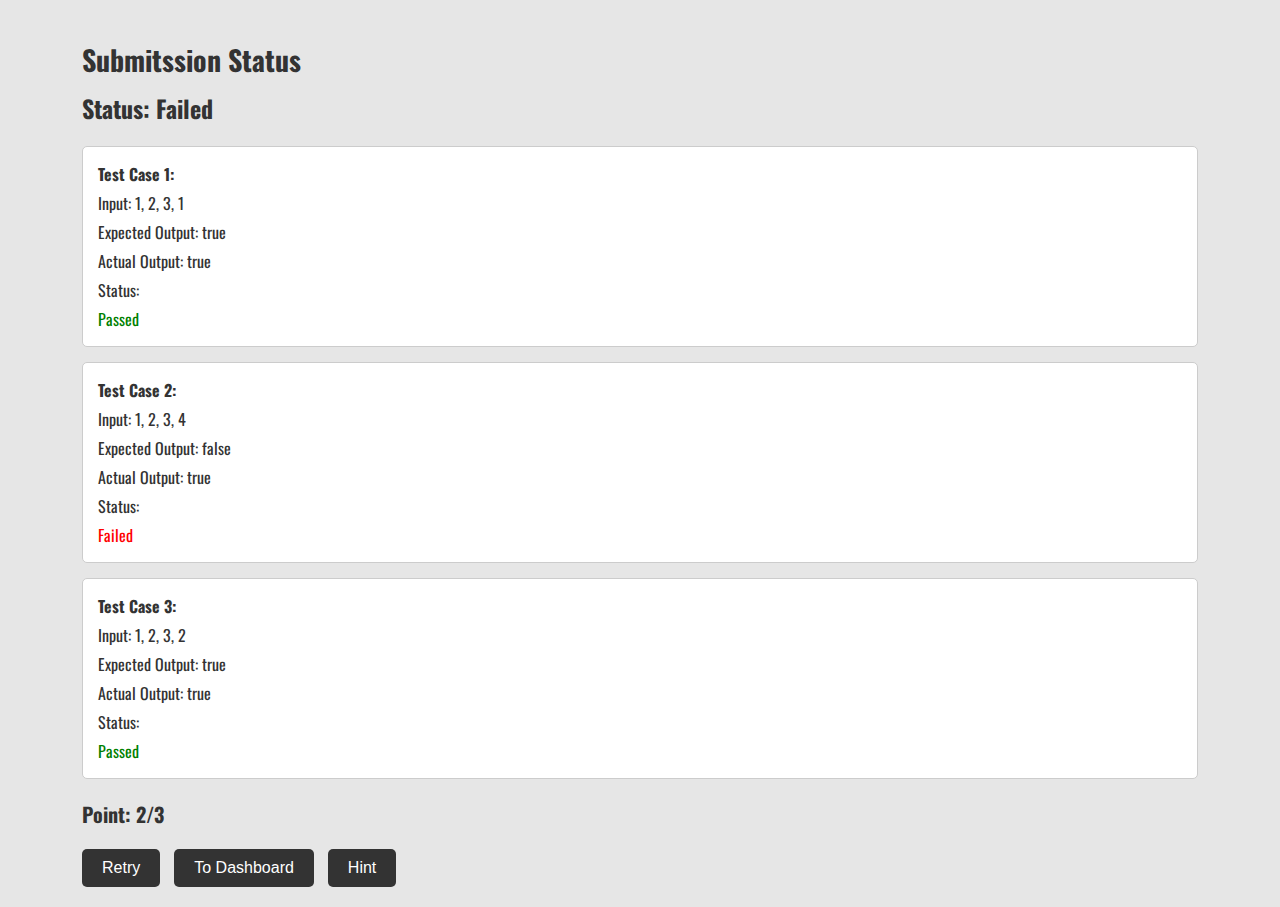
<file: after_submit.html>
<!DOCTYPE html>
<html lang="vi">

<head>
    <meta charset="UTF-8">
    <meta name="viewport" content="width=device-width, initial-scale=1.0">
    <title>Result</title>
    <link href="https://fonts.googleapis.com/css2?family=Oswald:wght@400;500&display=swap" rel="stylesheet">
    <style>
        body {
            font-family: 'Oswald', sans-serif;
            background-color: #e6e6e6;
            color: #333;
            margin: 0;
            padding: 20px;
        }

        .container {
            width: 90%;
            max-width: 1200px;
            margin: 0 auto;
        }

        h1 {
            font-size: 28px;
            margin-bottom: 10px;
        }

        .status {
            font-size: 24px;
            margin-bottom: 20px;
            font-weight: bold;
        }

        .test-case-result {
            border: 1px solid #ccc;
            border-radius: 5px;
            padding: 15px;
            margin-bottom: 15px;
            background-color: #fff;
        }

        .test-case-result label {
            font-weight: bold;
        }

        .test-case-result span {
            display: block;
            margin-top: 5px;
        }

        .score {
            font-size: 20px;
            margin: 20px 0;
            font-weight: bold;
        }

        .buttons {
            margin-top: 20px;
        }

        .action-button {
            padding: 10px 20px;
            font-size: 16px;
            border: none;
            background-color: #333;
            color: #fff;
            cursor: pointer;
            border-radius: 5px;
            transition: background-color 0.3s ease;
            margin-right: 10px;
        }

        .action-button:hover {
            background-color: #555;
        }

        .hint {
            border: 1px solid #ccc;
            border-radius: 5px;
            padding: 10px;
            margin-top: 20px;
            background-color: #f9f9f9;
        }
    </style>
</head>

<body>

    <div class="container">
        <h1>Submitssion Status</h1>
        <div class="status">Status: <span id="submission-status">Success</span></div>

        <div class="test-case-result">
            <label>Test Case 1:</label>
            <span>Input: 1, 2, 3, 1</span>
            <span>Expected Output: true</span>
            <span>Actual Output: true</span>
            <span>Status: <span style="color: green;">Passed</span></span>
        </div>

        <div class="test-case-result">
            <label>Test Case 2:</label>
            <span>Input: 1, 2, 3, 4</span>
            <span>Expected Output: false</span>
            <span>Actual Output: true</span>
            <span>Status: <span style="color: red;">Failed</span></span>
        </div>

        <div class="test-case-result">
            <label>Test Case 3:</label>
            <span>Input: 1, 2, 3, 2</span>
            <span>Expected Output: true</span>
            <span>Actual Output: true</span>
            <span>Status: <span style="color: green;">Passed</span></span>
        </div>

        <div class="score">Point: 2/3</div>

        <div class="buttons">
            <button class="action-button" onclick="window.location.href = 'coding_environment.html'">Retry</button>
            <button class="action-button" onclick="window.location.href = 'lab2.html'">To Dashboard</button>
            <button class="action-button" onclick="showHint()">Hint</button>
        </div>

        <div class="hint" id="hint" style="display: none;">
            <p><strong>Tip:</strong> Double-check your logic to make sure all fields are handled correctly!</p>
        </div>
    </div>

    <script>
        
        const statuses = ['Success', 'Failed', 'Compilation Error', 'Time Limit Exceeded'];
        document.getElementById('submission-status').innerText = statuses[Math.floor(Math.random() * statuses.length)];

        function showHint() {
            const hint = document.getElementById('hint');
            hint.style.display = hint.style.display === 'none' ? 'block' : 'none';
        }
    </script>

</body>

</html>
</file>
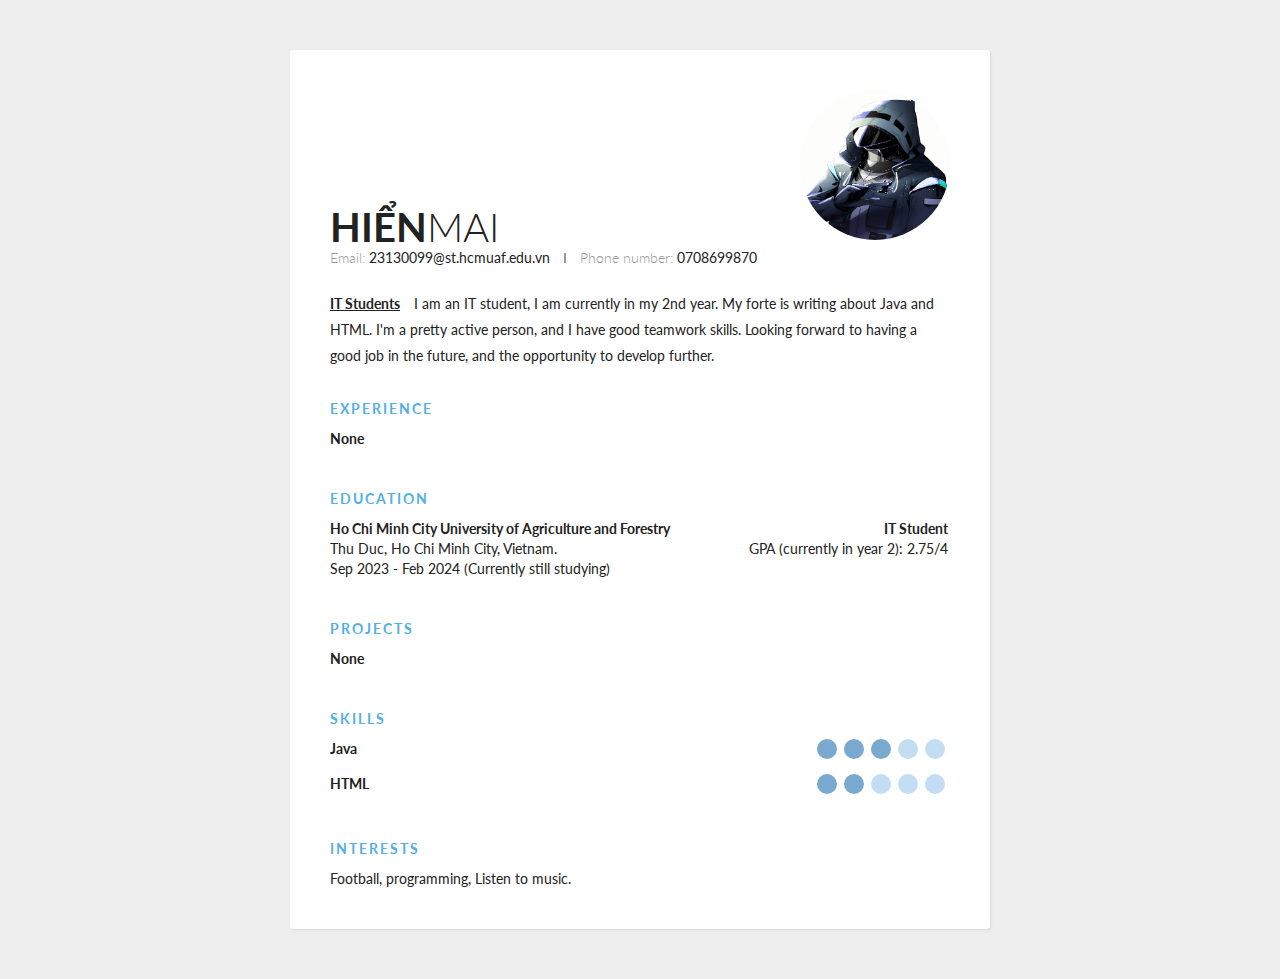
<file: cv.html>
<!DOCTYPE html>
<html lang="vi">

<head>
    <meta charset="UTF-8">
    <meta name="viewport" content="width=device-width, initial-scale=1.0">
    <title>Tabs Example</title>
    <style>
        * {
            margin: 0;
            padding: 0;
            box-sizing: border-box;
        }

        html {
            height: 100%;
        }

        body {
            min-height: 100%;
            background: #eee;
            font-family: 'Lato', sans-serif;
            font-weight: 400;
            color: #222;
            font-size: 14px;
            line-height: 26px;
            padding-bottom: 50px;
        }

        .container {
            max-width: 700px;
            background: #fff;
            margin: 0px auto 0px;
            box-shadow: 1px 1px 2px #DAD7D7;
            border-radius: 3px;
            padding: 40px;
            margin-top: 50px;
        }

        .header {
            margin-bottom: 30px;

            .full-name {
                font-size: 40px;
                text-transform: uppercase;
                margin-bottom: 5px;
                justify-content: space-between;
                display: flex;
            }

            .first-name {
                font-weight: 700;
            }

            .last-name {
                font-weight: 300;
            }

            .contact-info {
                margin-bottom: 20px;
            }

            .email,
            .phone {
                color: #999;
                font-weight: 300;
            }

            .separator {
                height: 10px;
                display: inline-block;
                border-left: 2px solid #999;
                margin: 0px 10px;
            }

            .position {
                font-weight: bold;
                display: inline-block;
                margin-right: 10px;
                text-decoration: underline;
            }
        }


        .details {
            line-height: 20px;

            .section {
                margin-bottom: 40px;
            }

            .section:last-of-type {
                margin-bottom: 0px;
            }

            .section__title {
                letter-spacing: 2px;
                color: #54AFE4;
                font-weight: bold;
                margin-bottom: 10px;
                text-transform: uppercase;
            }

            .section__list-item {
                margin-bottom: 40px;
            }

            .section__list-item:last-of-type {
                margin-bottom: 0;
            }

            .left,
            .right {
                vertical-align: top;
                display: inline-block;
            }

            .left {
                width: 60%;
            }

            .right {
                text-align: right;
                width: 39%;
            }

            .name {
                font-weight: bold;
            }

            a {
                text-decoration: none;
                color: #000;
                font-style: italic;
            }

            a:hover {
                text-decoration: underline;
                color: #000;
            }

            .skills__item {
                margin-bottom: 10px;
            }

            .skills__item .right {
                input {
                    display: none;
                }

                label {
                    display: inline-block;
                    width: 20px;
                    height: 20px;
                    background: #C3DEF3;
                    border-radius: 20px;
                    margin-right: 3px;
                }

                input:checked+label {
                    background: #79A9CE;
                }
            }
        }

        img {
            width: 150px;
            height: 150px;
            border-radius: 50%;
        }

        .group1 {
            align-items: flex-end;
            display: flex;
        }
    </style>
</head>

<body>
    <link href='https://fonts.googleapis.com/css?family=Lato:400,300,700' rel='stylesheet' type='text/css'>

    <div class="container">
        <div class="header">
            <div class="full-name">
                <ul class="group1">
                    <span class="first-name">Hiển</span>
                    <span class="last-name">Mai</span>
                </ul>
                <ul>
                    <img src="R.png" alt="doctor">
                </ul>
            </div>

            <div class="contact-info">
                <span class="email">Email: </span>
                <span class="email-val">23130099@st.hcmuaf.edu.vn</span>
                <span class="separator"></span>
                <span class="phone">Phone number: </span>
                <span class="phone-val">0708699870</span>
            </div>

            <div class="about">
                <span class="position">IT Students </span>
                <span class="desc">
                    I am an IT student, I am currently in my 2nd year. My forte is writing about Java and HTML. I'm a
                    pretty active person, and I have good teamwork skills. Looking forward to having a good job in the
                    future, and the opportunity to develop further.
            </div>
        </div>
        <div class="details">
            <div class="section">
                <div class="section__title">Experience</div>
                <div class="section__list">

                    <div class="section__list-item">
                        <div class="left">
                            <div class="name">None</div>

                        </div>

                    </div>

                </div>
            </div>
            <div class="section">
                <div class="section__title">Education</div>
                <div class="section__list">
                    <div class="section__list-item">
                        <div class="left">
                            <div class="name">Ho Chi Minh City University of Agriculture and Forestry</div>
                            <div class="addr">Thu Duc, Ho Chi Minh City, Vietnam.</div>
                            <div class="duration">Sep 2023 - Feb 2024 (Currently still studying)</div>
                        </div>
                        <div class="right">
                            <div class="name">IT Student</div>
                            <div class="desc">GPA (currently in year 2): 2.75/4</div>
                        </div>
                    </div>


                </div>

            </div>
            <div class="section">
                <div class="section__title">Projects</div>
                <div class="section__list">
                    <div class="section__list-item">
                        <div class="name">None</div>

                    </div>


                </div>
            </div>
            <div class="section">
                <div class="section__title">Skills</div>
                <div class="skills">
                    <div class="skills__item">
                        <div class="left">
                            <div class="name">
                                Java
                            </div>
                        </div>
                        <div class="right">
                            <input id="ck1" type="checkbox" checked disabled />

                            <label for="ck1"></label>
                            <input id="ck2" type="checkbox" checked disabled />

                            <label for="ck2"></label>
                            <input id="ck3" type="checkbox" checked disabled />

                            <label for="ck3"></label>
                            <input id="ck4" type="checkbox" disabled />
                            <label for="ck4"></label>
                            <input id="ck5" type="checkbox" disabled />
                            <label for="ck5"></label>

                        </div>
                    </div>

                </div>
                <div class="skills__item">
                    <div class="left">
                        <div class="name">
                            HTML</div>
                    </div>
                    <div class="right">
                        <input id="ck1" type="checkbox" checked disabled />

                        <label for="ck1"></label>
                        <input id="ck2" type="checkbox" checked disabled />

                        <label for="ck2"></label>
                        <input id="ck3" type="checkbox" disabled />

                        <label for="ck3"></label>
                        <input id="ck4" type="checkbox" disabled />
                        <label for="ck4"></label>
                        <input id="ck5" type="checkbox" disabled />
                        <label for="ck5"></label>

                    </div>
                </div>

            </div>
            <div class="section">
                <div class="section__title">
                    Interests
                </div>
                <div class="section__list">
                    <div class="section__list-item">
                        Football, programming, Listen to music.
                    </div>
                </div>
            </div>
        </div>
    </div>
    </div>
</body>
</file>
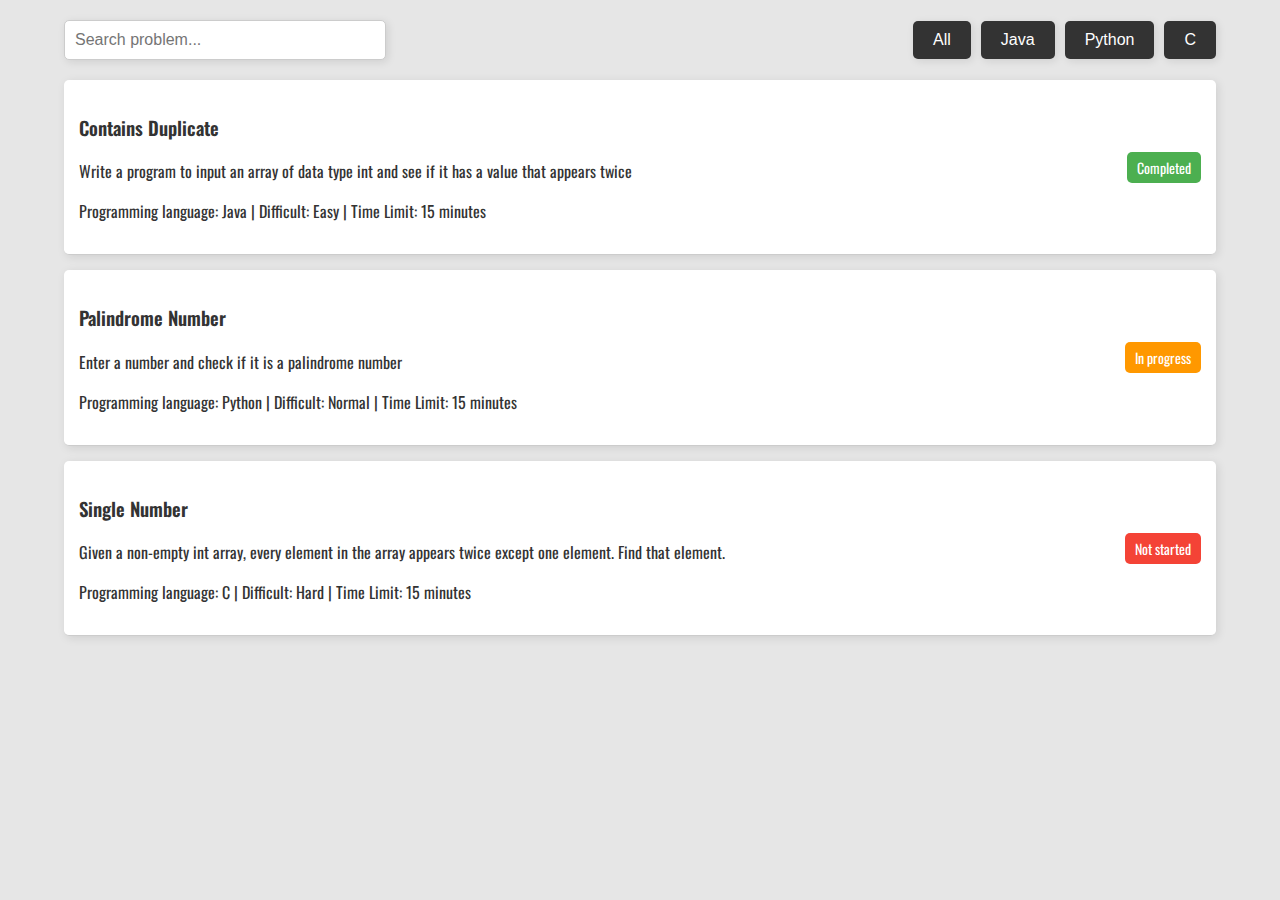
<file: lab2.html>
<!DOCTYPE html>
<html lang="vi">

<head>
    <meta charset="UTF-8">
    <meta name="viewport" content="width=device-width, initial-scale=1.0">
    <title>Dashboard Bài Tập</title>
    <link href="https://fonts.googleapis.com/css2?family=Oswald:wght@400;500&display=swap" rel="stylesheet">
    <style>
        body {
            font-family: 'Oswald', sans-serif;
            background-color: #e6e6e6;

            color: #333;

            margin: 0;
            padding: 0;
        }

        .container {
            width: 90%;
            max-width: 1200px;
            margin: 20px auto;
        }

        .header {
            display: flex;
            justify-content: space-between;
            align-items: center;
            margin-bottom: 20px;
        }

        .header input[type="text"] {
            padding: 10px;
            font-size: 16px;
            width: 300px;
            border: 1px solid #ccc;

            border-radius: 5px;
            box-shadow: 2px 2px 8px rgba(0, 0, 0, 0.1);

            transition: box-shadow 0.3s ease;
        }

        .header input[type="text"]:hover,
        .header input[type="text"]:focus {
            box-shadow: 2px 2px 12px rgba(0, 0, 0, 0.2);

        }

        .filter {
            display: flex;
            gap: 10px;
        }

        .button {
            padding: 10px 20px;
            font-size: 16px;
            border: none;
            background-color: #333;
            color: #fff;
            cursor: pointer;
            border-radius: 5px;
            box-shadow: 2px 2px 8px rgba(0, 0, 0, 0.1);

            transition: background-color 0.3s ease, box-shadow 0.3s ease;
        }

        .button:hover {
            background-color: #555;
            box-shadow: 2px 2px 12px rgba(0, 0, 0, 0.2);

            transform: translateY(-5px);
        }

        .button.active {
            background-color: aliceblue;
            color: #333;

            transform: translateY(-5px);
            box-shadow: none;

        }

        .exercise-list {
            margin-top: 20px;
        }

        .exercise-item {
            border-bottom: 1px solid #ccc;
            padding: 15px 0;
            display: flex;
            justify-content: space-between;
            align-items: center;
            background-color: #fff;

            border-radius: 5px;
            box-shadow: 2px 2px 10px rgba(0, 0, 0, 0.1);

            margin-bottom: 15px;
            padding: 15px;
            transition: box-shadow 0.3s ease;
            cursor: pointer;

        }

        .exercise-item:hover {
            box-shadow: 2px 2px 15px rgba(255, 255, 255, 0.2);

            color: #f0f0f0;
            background-color: #333;
        }

        .exercise-details {
            width: 70%;
        }

        .exercise-progress {
            text-align: right;
        }

        .exercise-progress span {
            display: inline-block;
            padding: 5px 10px;
            border-radius: 5px;
            font-size: 14px;
        }

        .completed {
            background-color: #4CAF50;

            color: white;
        }

        .in-progress {
            background-color: #FF9800;

            color: white;
        }

        .not-started {
            background-color: #F44336;

            color: white;
        }
    </style>
</head>

<body>

    <div class="container">
        <div class="header">
            <input type="text" id="search" placeholder="Search problem...">
            <div class="filter">
                <button onclick="filterExercises('all', event)" class="button">All</button>
                <button onclick="filterExercises('java',event)" class="button">Java</button>
                <button onclick="filterExercises('python',event)" class="button">Python</button>
                <button onclick="filterExercises('c',event)" class="button">C</button>
            </div>
        </div>

        <div class="exercise-list" id="exercise-list">
            <div class="exercise-item" data-language="java" data-name="Contains Duplicate"
                onclick="startExercise('coding_environment.html')">
                <div class="exercise-details">
                    <h3 style="font-weight: 600; font-style: normal;">Contains Duplicate</h3>
                    <p>Write a program to input an array of data type int and see if it has a value that appears twice
                    </p>
                    <p>Programming language: Java | Difficult: Easy | Time Limit: 15 minutes</p>
                </div>
                <div class="exercise-progress">
                    <span class="completed">Completed</span>
                </div>
            </div>

            <div class="exercise-item" data-language="python" data-name="Palindrome Number"
                onclick="startExercise('coding_environment.html')">
                <div class="exercise-details">
                    <h3 style="font-weight: 600; font-style: normal;">Palindrome Number</h3>
                    <p>Enter a number and check if it is a palindrome number</p>
                    <p>Programming language: Python | Difficult: Normal | Time Limit: 15 minutes</p>
                </div>
                <div class="exercise-progress">
                    <span class="in-progress">In progress</span>
                </div>
            </div>

            <div class="exercise-item" data-language="c" data-name="Single Number"
                onclick="startExercise('coding_environment.html')">
                <div class="exercise-details">
                    <h3 style="font-weight: 600; font-style: normal;">Single Number</h3>
                    <p>Given a non-empty int array, every element in the array appears twice except one element. Find
                        that element.</p>
                    <p>Programming language: C | Difficult: Hard | Time Limit: 15 minutes</p>
                </div>
                <div class="exercise-progress">
                    <span class="not-started">Not started</span>
                </div>
            </div>
        </div>
    </div>

    <script>
        function filterExercises(language, evt) {
            var button;
            button = document.getElementsByClassName("button");
            for (i = 0; i < button.length; i++) {
                button[i].className = button[i].className.replace(" active", "");
            }
            const exercises = document.querySelectorAll('.exercise-item');
            exercises.forEach(exercise => {
                if (language === 'all' || exercise.dataset.language === language) {
                    exercise.style.display = 'flex';
                } else {
                    exercise.style.display = 'none';
                }
            });

            evt.currentTarget.className += " active";
        }

        function startExercise(url) {
            window.location.href = url;
        }

        document.getElementById('search').addEventListener('input', function () {
            const searchTerm = this.value.toLowerCase();
            const exercises = document.querySelectorAll('.exercise-item');
            exercises.forEach(exercise => {
                const exerciseName = exercise.dataset.name.toLowerCase();
                if (exerciseName.includes(searchTerm)) {
                    exercise.style.display = 'flex';
                } else {
                    exercise.style.display = 'none';
                }
            });
        });
    </script>

</body>

</html>
</file>
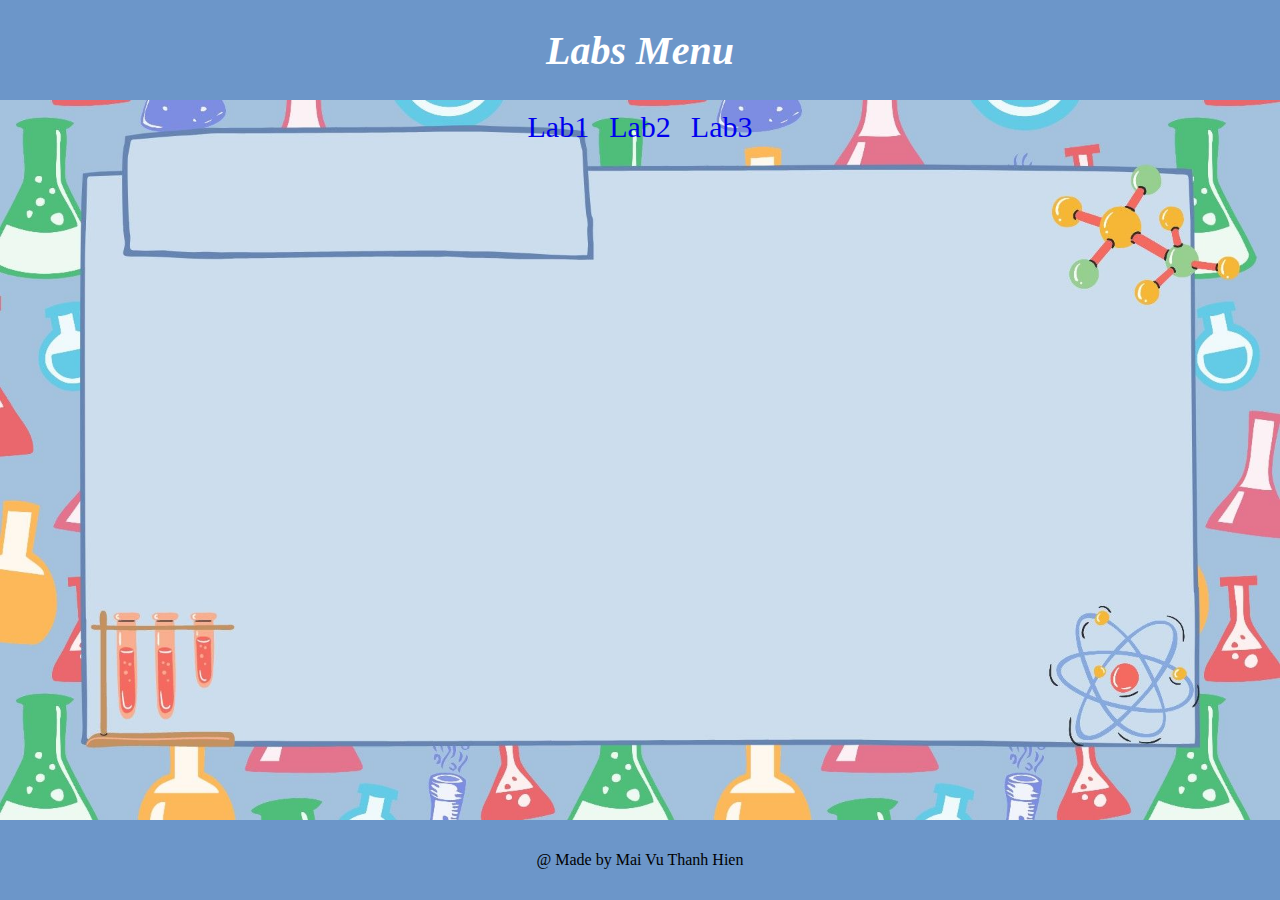
<file: Labs.html>
<!DOCTYPE html>
<html lang="vi">

<head>
    <meta charset="UTF-8">
    <meta name="viewport" content="width=device-width, initial-scale=1.0">
    <title>Labs</title>
    <style>
        * {
            margin: 0;
            padding: 0;
            box-sizing: border-box;
        }

        body {
            display: flex;
            flex-direction: column;
            height: 100vh;
        }

        .header {
            justify-content: space-between;
            align-content: center;
            background-color: #6c96c9;
            height: 100px;

        }

        .item {
            margin: 10px;
            font-size: 30px;
            list-style: none;
            display: inline-block;
            text-decoration: none;
        }

        .h1 {
            display: flex;
            font-size: 40px;
            align-items: center;
            justify-content: space-around;
            font-weight: bold;
            font-style: italic;
            color: #ffffff;
        }

        .list {
            padding-left: 0;
            margin: 0 auto;
            justify-content: center;
            display: flex;

        }



        .container {
            background-image: url(2707_nen-slide-chu-de-giao-duc8.jpg);
            background-size: cover;
            background-position: center;
            background-repeat: no-repeat;
            flex: 1;
        }

        .footer {
            background-color: #6c96c9;
            height: 80px;
            justify-content: center;
            display: flex;
            align-content: center;
            flex-wrap: wrap;
        }
    </style>
</head>

<body>
    <header class="header">
        <h1 class="h1">Labs Menu</h1>



    </header>

    <div class="container">
        <ul class="list">
            <a href="#Lab1.html" class="item">Lab1</a>
            <a href="#Lab2.html" class="item">Lab2</a>
            <a href="#Lab3.html" class="item">Lab3</a>

        </ul>
    </div>

    <footer class="footer">
        <p>@ Made by Mai Vu Thanh Hien</p>
    </footer>
</body>

</html>
</file>
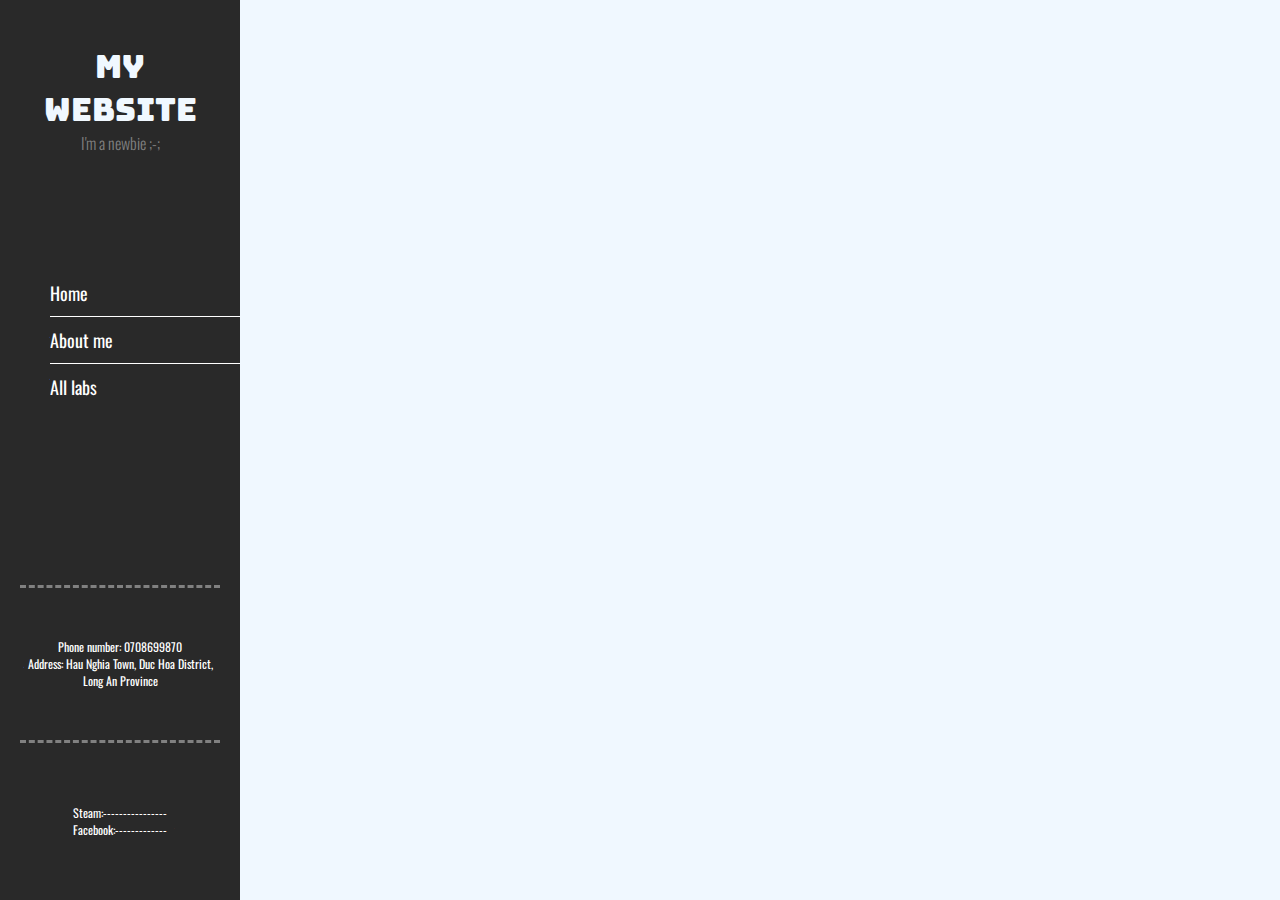
<file: LMAOOOO.html>
<!DOCTYPE html>

<head>
    <meta charset="UTF-8" />
    <meta name="viewport" content="width=device-width, initial-scale=1.0" />
    <link rel="preconnect" href="https://fonts.googleapis.com">
    <link rel="preconnect" href="https://fonts.gstatic.com" crossorigin>
    <link href="https://fonts.googleapis.com/css2?family=Oswald&display=swap" rel="stylesheet">
    <link rel="preconnect" href="https://fonts.googleapis.com">
    <link rel="preconnect" href="https://fonts.gstatic.com" crossorigin>
    <link href="https://fonts.googleapis.com/css2?family=Bungee&display=swap" rel="stylesheet">
    <title>Big Lmao</title>
    <style>
        * {
            margin: 0;
            padding: 0%;
            box-sizing: border-box;
        }

        .main {
            height: 100vh;
            display: flex;
        }

        .left {
            display: flex;
            flex-direction: column;
            width: 240px;
            background-color: rgba(0, 0, 0, 0.838);

        }

        .left_head {
            height: 30%;
            color: aliceblue;
            text-align: center;
            display: flex;
            flex-direction: column;
        }

        .left_bottom {
            height: 35%;
            display: flex;
            flex-direction: column;
            padding-left: 20px;
            padding-right: 20px;
        }

        .left_mid {
            flex: 1;
            display: flex;
            flex-direction: column;
            padding-left: 50px;
        }
        .left_bottom_top{
            display: flex;
            flex-direction: column;
            height: 50%;
            border-bottom: 3px dashed gray;
            border-top: 3px dashed gray;
            text-align: center;
            justify-content: center;
        }
        .left_bottom_bot{
            display: flex;
            flex-direction: column;
            flex:1;
            text-align: center;
            justify-content: center;
        }
        .right {
            flex: 1;
            background-color: aliceblue;
            padding: 20px;
        }

        .button {
            padding: 10px 0;
            border-bottom: 1px solid rgb(255, 255, 255);

            text-align: left;
            font-size: 18px;
            font-family: "Oswald", sans-serif;
            font-optical-sizing: auto;
            font-weight: 400;
            font-style: normal;
            text-decoration: none;
            color: rgb(255, 255, 255);
        }

        .button2 {
            padding: 10px 0;
            text-align: left;
            font-size: 18px;
            font-family: "Oswald", sans-serif;
            font-optical-sizing: auto;
            font-weight: 400;
            font-style: normal;
            text-decoration: none;
            color: rgb(255, 255, 255);
        }
        .p2 {
            font-family: "Oswald", sans-serif;
            font-optical-sizing: auto;
            font-weight: 400;
            font-size: 12px;
            font-style: normal;
            text-decoration: none;
            color: rgb(255, 255, 255);
        }
        h1 {
            padding-top: 45px;
            font-family: "Bungee", sans-serif;
            font-weight: 400;
            font-style: normal;
            color: aliceblue;
        }

        .p1 {
            color: gray;
            font-family: "Oswald", sans-serif;
            font-optical-sizing: auto;
            font-weight: 300;
            font-style: normal;
        }
        .iconContainer{
            display: inline-flex;
        }
        img{
            
            color: rgb(255, 255, 255);
        }
    </style>
</head>

<body>
    <div class="main">
        <div class="left">
            <div class="left_head">
                <h1>My <br> Website</h1>
                <p class = "p1">I'm a newbie ;-;</p>
            </div>
            <div class="left_mid">
                <a href="LMAOOOO.html" class="button">Home</a>
                <a href="cv.html" class="button">About me</a>
                <a href="Labs.html" class="button2">All labs</a>
            </div>
            <div class="left_bottom">
                <div class="left_bottom_top">
                    <p class="p2">
                        Phone number: 0708699870
                        <br>
                        Address: Hau Nghia Town, Duc Hoa District, Long An Province
                    </p>
                </div>
                <div class="left_bottom_bot">
                    <p class="p2">Steam:----------------</p>
                    <p class="p2">Facebook:-------------</p>
                </div>
            </div>
        </div>

        <div class="right">

        </div>
    </div>
</body>
</file>
